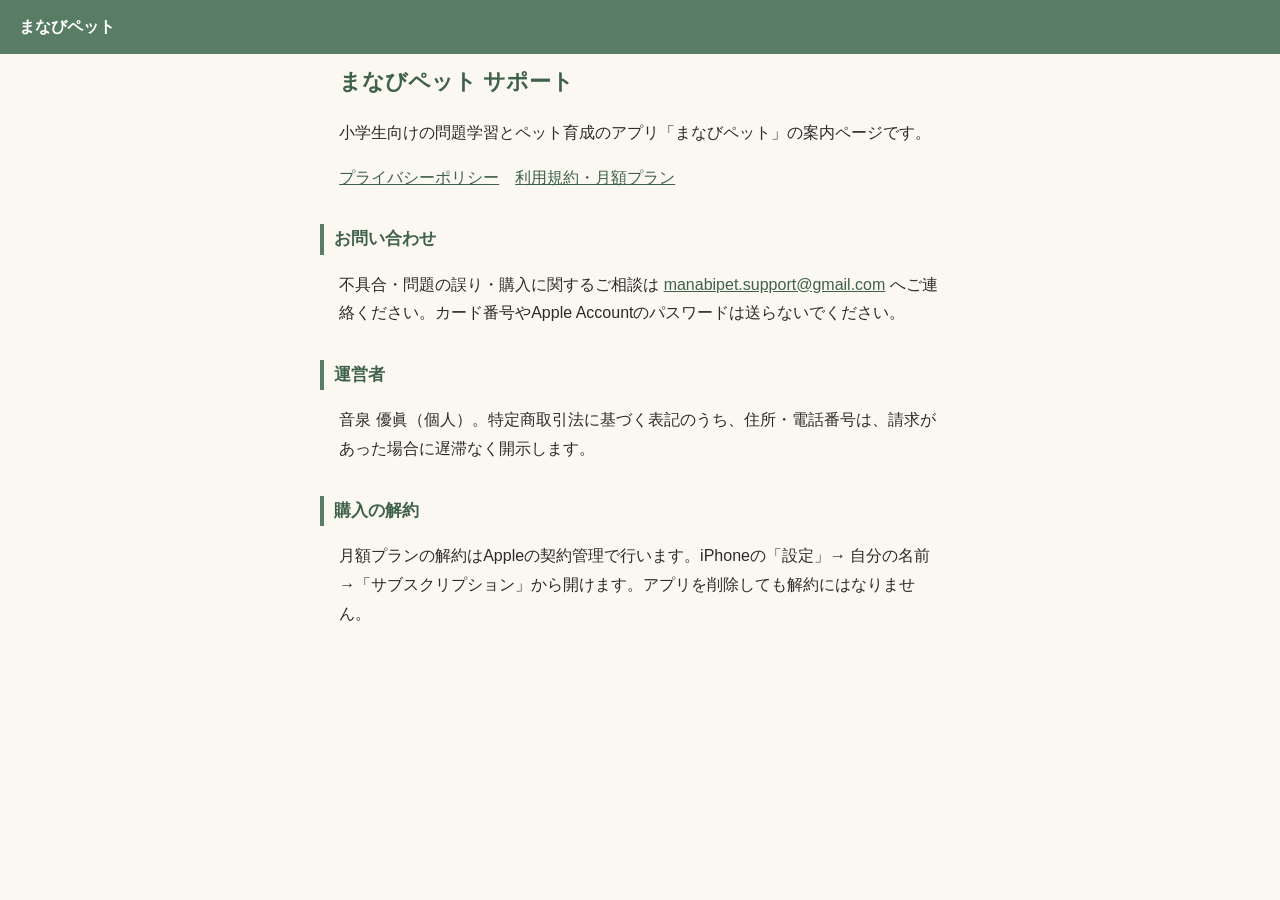
<file: index.html>
<!doctype html><html lang="ja"><head><meta charset="utf-8"><meta name="viewport" content="width=device-width,initial-scale=1"><title>まなびペット サポート</title><link rel="stylesheet" href="style.css"></head><body>
<h1>まなびペット サポート</h1>
<p>小学生向けの問題学習とペット育成のアプリ「まなびペット」の案内ページです。</p>
<nav><a href="privacy.html">プライバシーポリシー</a><a href="terms.html">利用規約・月額プラン</a></nav>
<h2>お問い合わせ</h2>
<p>不具合・問題の誤り・購入に関するご相談は <a href="mailto:manabipet.support@gmail.com">manabipet.support@gmail.com</a> へご連絡ください。カード番号やApple Accountのパスワードは送らないでください。</p>
<h2>運営者</h2>
<p>音泉 優眞（個人）。特定商取引法に基づく表記のうち、住所・電話番号は、請求があった場合に遅滞なく開示します。</p>
<h2>購入の解約</h2>
<p>月額プランの解約はAppleの契約管理で行います。iPhoneの「設定」→ 自分の名前 →「サブスクリプション」から開けます。アプリを削除しても解約にはなりません。</p>
</body></html>
</file>
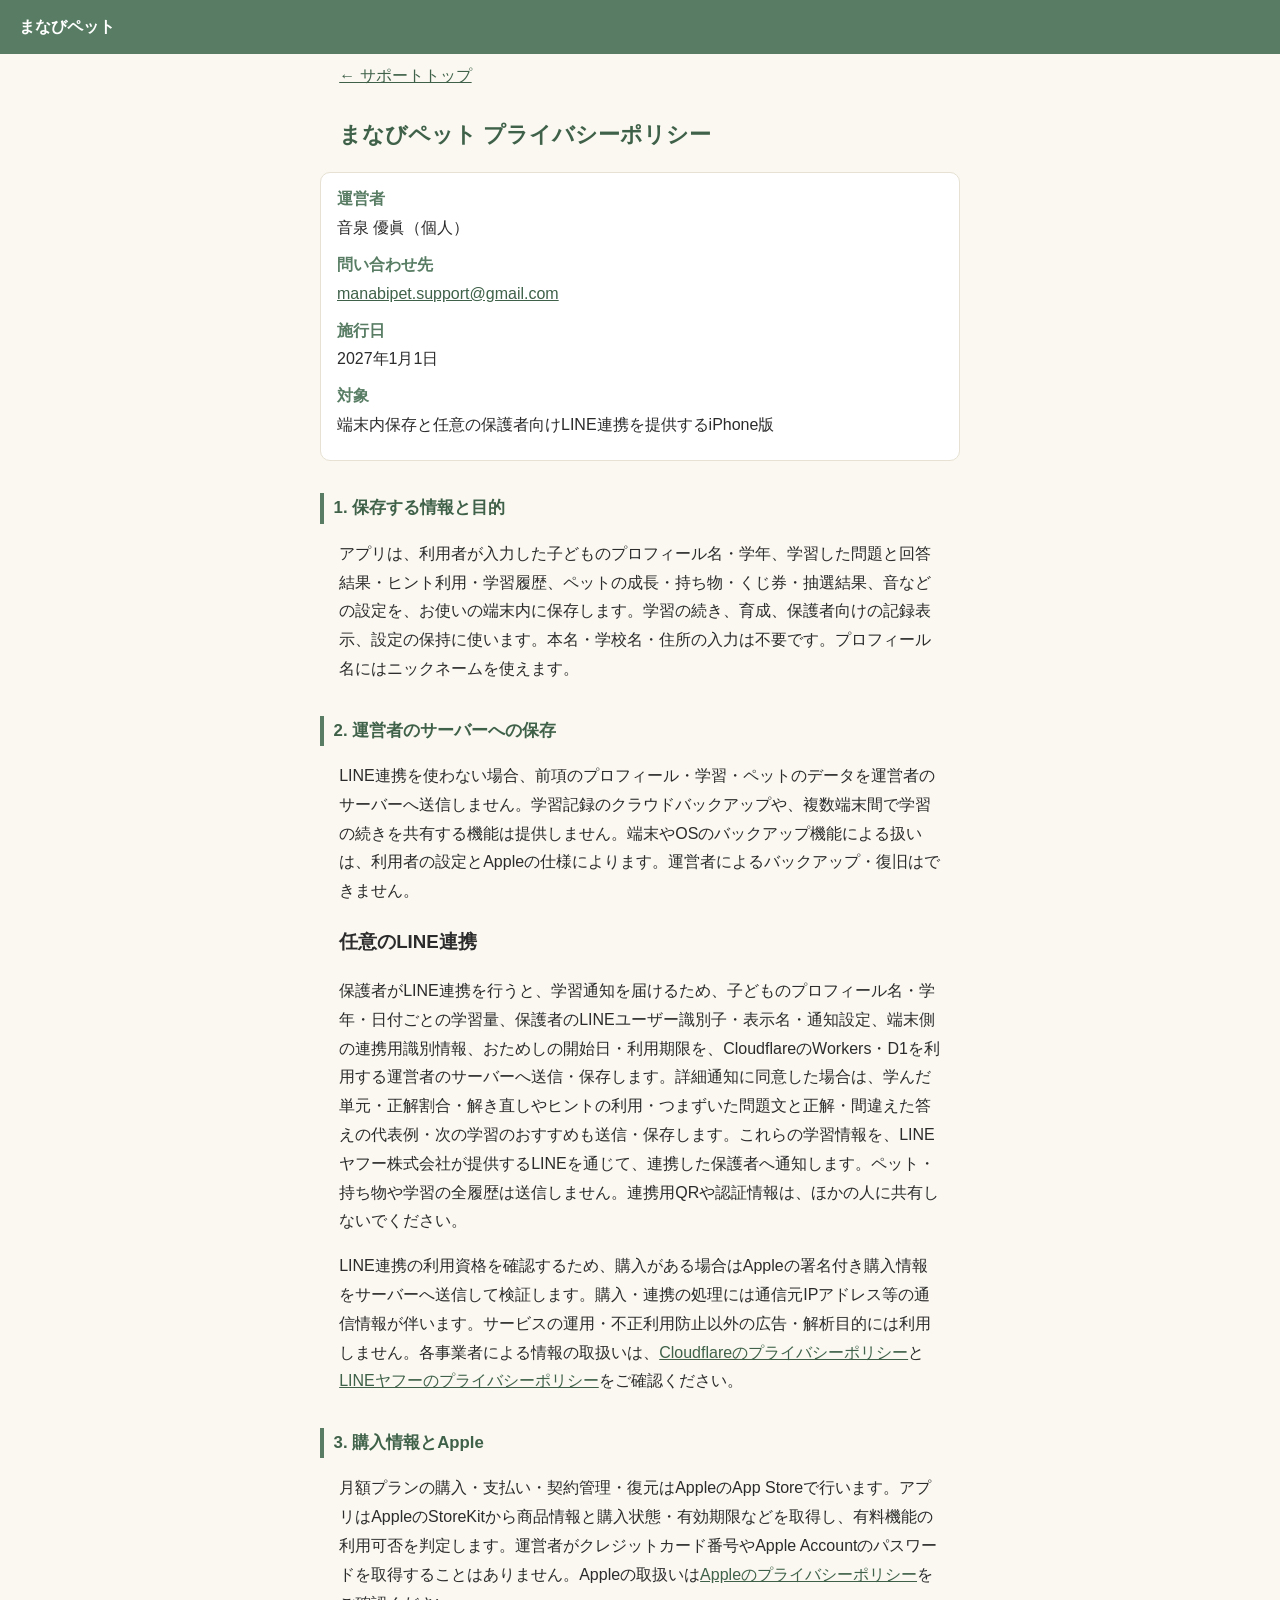
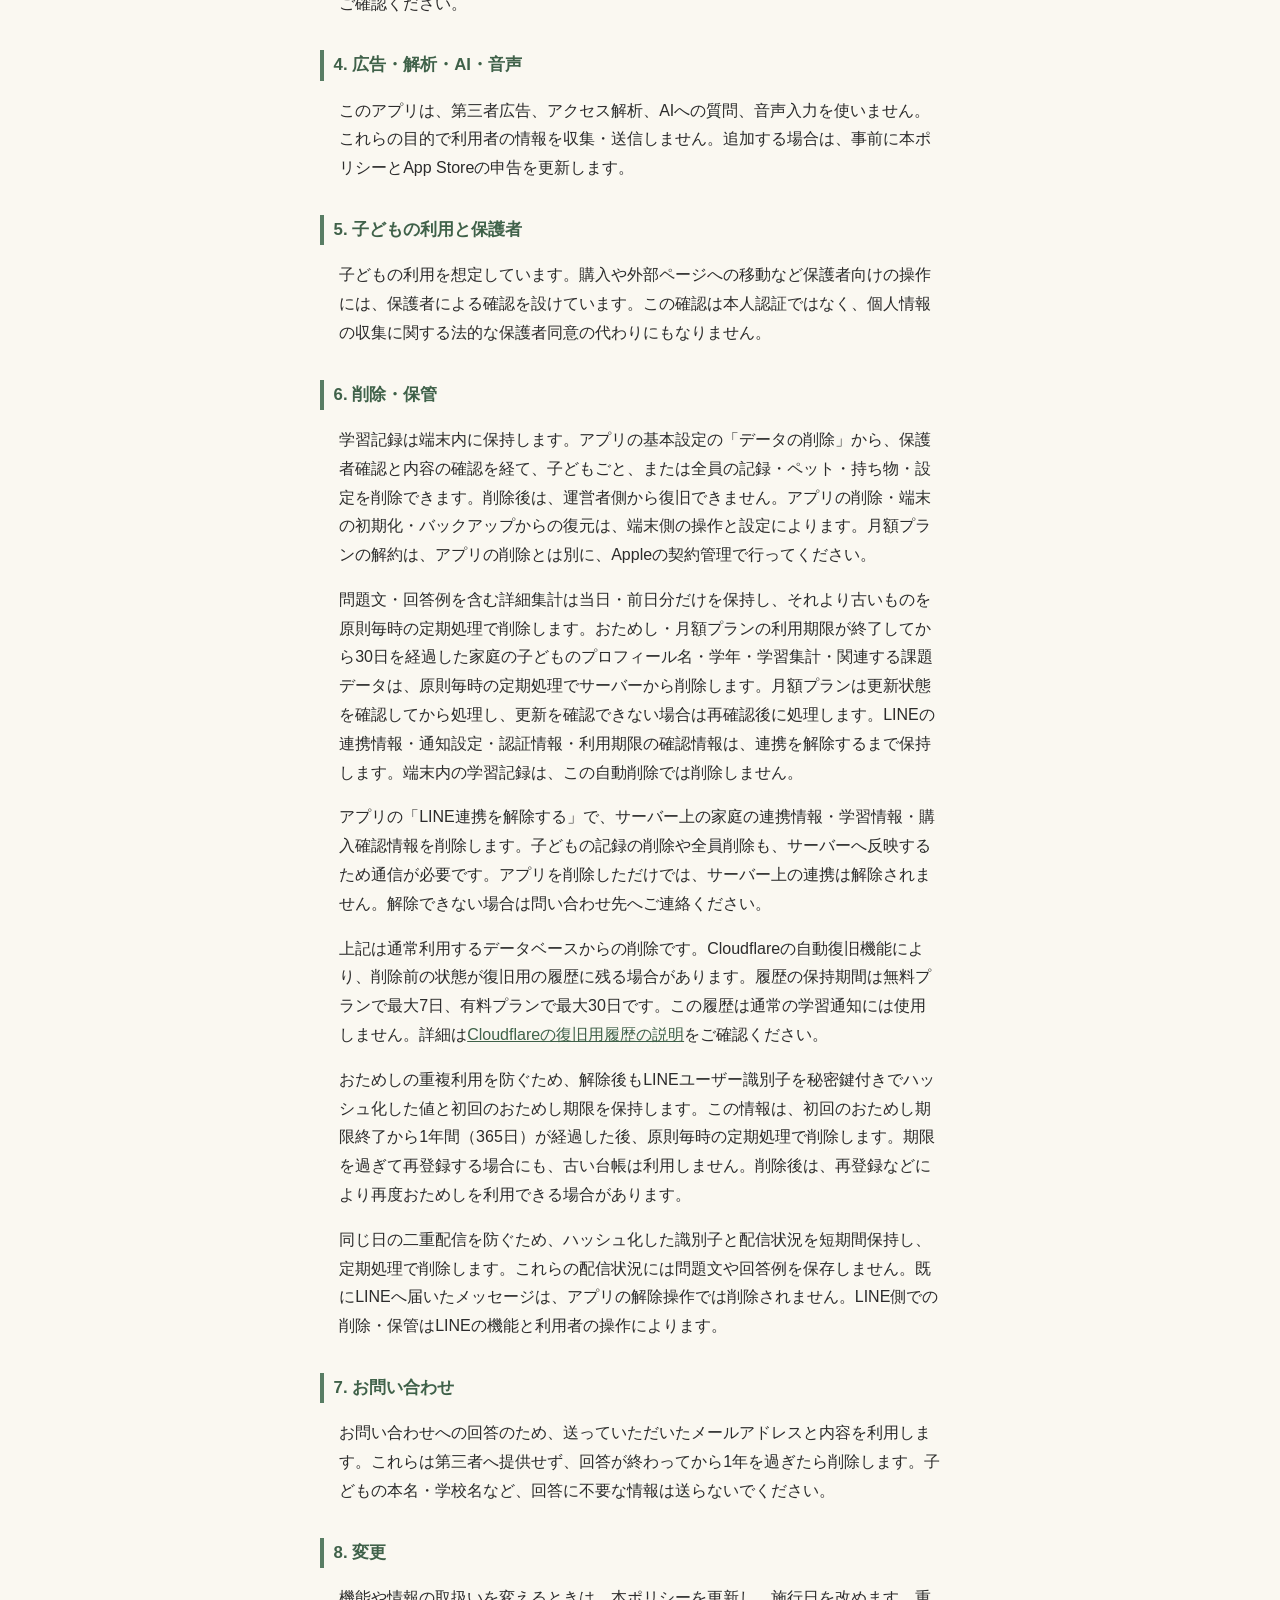
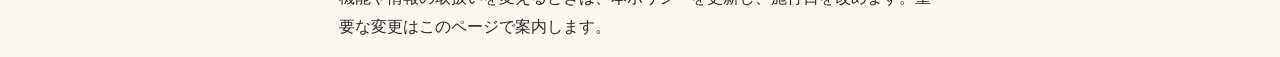
<file: privacy.html>
<!doctype html><html lang="ja"><head><meta charset="utf-8"><meta name="viewport" content="width=device-width,initial-scale=1"><title>プライバシーポリシー｜まなびペット</title><link rel="stylesheet" href="style.css"></head><body>
<p><a href="index.html">← サポートトップ</a></p>
<h1>まなびペット プライバシーポリシー</h1>
<dl><dt>運営者</dt><dd>音泉 優眞（個人）</dd><dt>問い合わせ先</dt><dd><a href="mailto:manabipet.support@gmail.com">manabipet.support@gmail.com</a></dd><dt>施行日</dt><dd>2027年1月1日</dd><dt>対象</dt><dd>端末内保存と任意の保護者向けLINE連携を提供するiPhone版</dd></dl>
<h2>1. 保存する情報と目的</h2>
<p>アプリは、利用者が入力した子どものプロフィール名・学年、学習した問題と回答結果・ヒント利用・学習履歴、ペットの成長・持ち物・くじ券・抽選結果、音などの設定を、お使いの端末内に保存します。学習の続き、育成、保護者向けの記録表示、設定の保持に使います。本名・学校名・住所の入力は不要です。プロフィール名にはニックネームを使えます。</p>
<h2>2. 運営者のサーバーへの保存</h2>
<p>LINE連携を使わない場合、前項のプロフィール・学習・ペットのデータを運営者のサーバーへ送信しません。学習記録のクラウドバックアップや、複数端末間で学習の続きを共有する機能は提供しません。端末やOSのバックアップ機能による扱いは、利用者の設定とAppleの仕様によります。運営者によるバックアップ・復旧はできません。</p>
<h3>任意のLINE連携</h3>
<p>保護者がLINE連携を行うと、学習通知を届けるため、子どものプロフィール名・学年・日付ごとの学習量、保護者のLINEユーザー識別子・表示名・通知設定、端末側の連携用識別情報、おためしの開始日・利用期限を、CloudflareのWorkers・D1を利用する運営者のサーバーへ送信・保存します。詳細通知に同意した場合は、学んだ単元・正解割合・解き直しやヒントの利用・つまずいた問題文と正解・間違えた答えの代表例・次の学習のおすすめも送信・保存します。これらの学習情報を、LINEヤフー株式会社が提供するLINEを通じて、連携した保護者へ通知します。ペット・持ち物や学習の全履歴は送信しません。連携用QRや認証情報は、ほかの人に共有しないでください。</p>
<p>LINE連携の利用資格を確認するため、購入がある場合はAppleの署名付き購入情報をサーバーへ送信して検証します。購入・連携の処理には通信元IPアドレス等の通信情報が伴います。サービスの運用・不正利用防止以外の広告・解析目的には利用しません。各事業者による情報の取扱いは、<a href="https://www.cloudflare.com/privacypolicy/">Cloudflareのプライバシーポリシー</a>と<a href="https://www.lycorp.co.jp/ja/company/privacypolicy/">LINEヤフーのプライバシーポリシー</a>をご確認ください。</p>
<h2>3. 購入情報とApple</h2>
<p>月額プランの購入・支払い・契約管理・復元はAppleのApp Storeで行います。アプリはAppleのStoreKitから商品情報と購入状態・有効期限などを取得し、有料機能の利用可否を判定します。運営者がクレジットカード番号やApple Accountのパスワードを取得することはありません。Appleの取扱いは<a href="https://www.apple.com/jp/legal/privacy/">Appleのプライバシーポリシー</a>をご確認ください。</p>
<h2>4. 広告・解析・AI・音声</h2>
<p>このアプリは、第三者広告、アクセス解析、AIへの質問、音声入力を使いません。これらの目的で利用者の情報を収集・送信しません。追加する場合は、事前に本ポリシーとApp Storeの申告を更新します。</p>
<h2>5. 子どもの利用と保護者</h2>
<p>子どもの利用を想定しています。購入や外部ページへの移動など保護者向けの操作には、保護者による確認を設けています。この確認は本人認証ではなく、個人情報の収集に関する法的な保護者同意の代わりにもなりません。</p>
<h2>6. 削除・保管</h2>
<p>学習記録は端末内に保持します。アプリの基本設定の「データの削除」から、保護者確認と内容の確認を経て、子どもごと、または全員の記録・ペット・持ち物・設定を削除できます。削除後は、運営者側から復旧できません。アプリの削除・端末の初期化・バックアップからの復元は、端末側の操作と設定によります。月額プランの解約は、アプリの削除とは別に、Appleの契約管理で行ってください。</p>
<p>問題文・回答例を含む詳細集計は当日・前日分だけを保持し、それより古いものを原則毎時の定期処理で削除します。おためし・月額プランの利用期限が終了してから30日を経過した家庭の子どものプロフィール名・学年・学習集計・関連する課題データは、原則毎時の定期処理でサーバーから削除します。月額プランは更新状態を確認してから処理し、更新を確認できない場合は再確認後に処理します。LINEの連携情報・通知設定・認証情報・利用期限の確認情報は、連携を解除するまで保持します。端末内の学習記録は、この自動削除では削除しません。</p>
<p>アプリの「LINE連携を解除する」で、サーバー上の家庭の連携情報・学習情報・購入確認情報を削除します。子どもの記録の削除や全員削除も、サーバーへ反映するため通信が必要です。アプリを削除しただけでは、サーバー上の連携は解除されません。解除できない場合は問い合わせ先へご連絡ください。</p>
<p>上記は通常利用するデータベースからの削除です。Cloudflareの自動復旧機能により、削除前の状態が復旧用の履歴に残る場合があります。履歴の保持期間は無料プランで最大7日、有料プランで最大30日です。この履歴は通常の学習通知には使用しません。詳細は<a href="https://developers.cloudflare.com/d1/reference/time-travel/">Cloudflareの復旧用履歴の説明</a>をご確認ください。</p>
<p>おためしの重複利用を防ぐため、解除後もLINEユーザー識別子を秘密鍵付きでハッシュ化した値と初回のおためし期限を保持します。この情報は、初回のおためし期限終了から1年間（365日）が経過した後、原則毎時の定期処理で削除します。期限を過ぎて再登録する場合にも、古い台帳は利用しません。削除後は、再登録などにより再度おためしを利用できる場合があります。</p>
<p>同じ日の二重配信を防ぐため、ハッシュ化した識別子と配信状況を短期間保持し、定期処理で削除します。これらの配信状況には問題文や回答例を保存しません。既にLINEへ届いたメッセージは、アプリの解除操作では削除されません。LINE側での削除・保管はLINEの機能と利用者の操作によります。</p>
<h2>7. お問い合わせ</h2>
<p>お問い合わせへの回答のため、送っていただいたメールアドレスと内容を利用します。これらは第三者へ提供せず、回答が終わってから1年を過ぎたら削除します。子どもの本名・学校名など、回答に不要な情報は送らないでください。</p>
<h2>8. 変更</h2>
<p>機能や情報の取扱いを変えるときは、本ポリシーを更新し、施行日を改めます。重要な変更はこのページで案内します。</p>
</body></html>
</file>
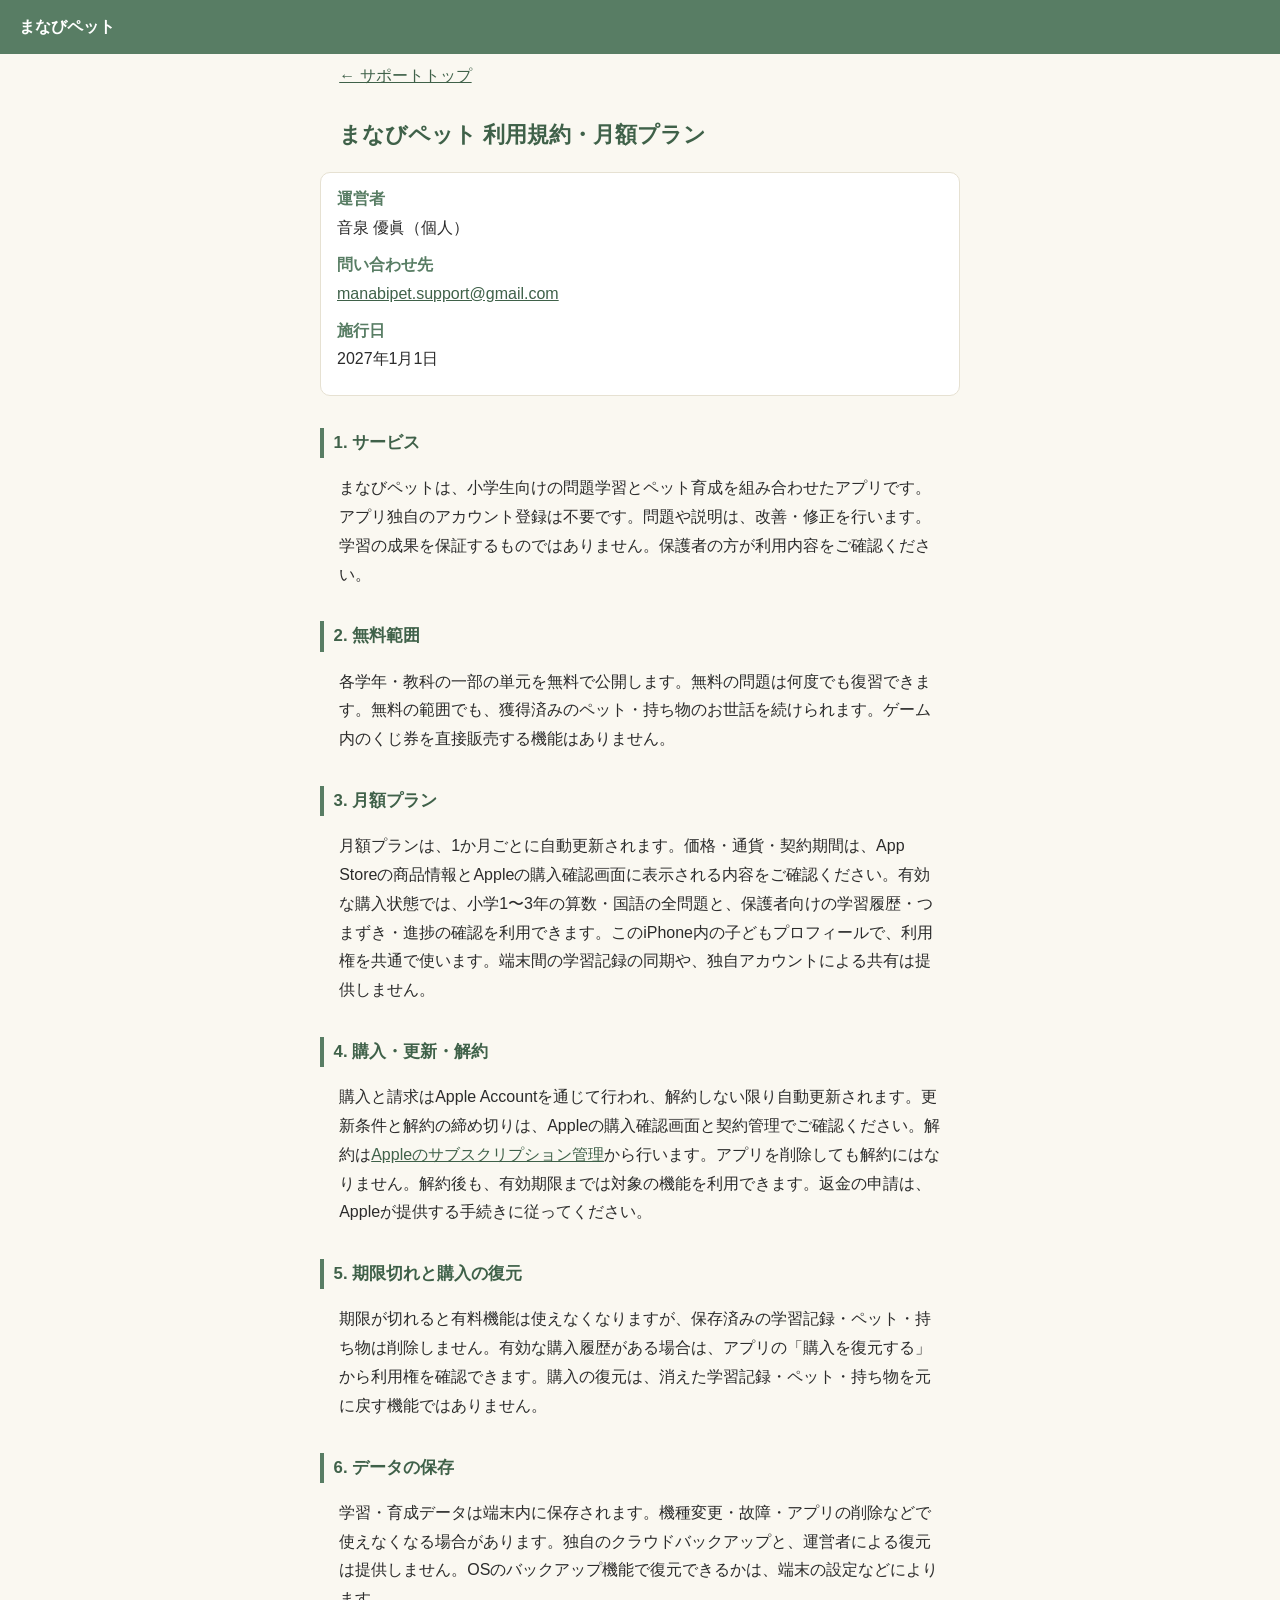
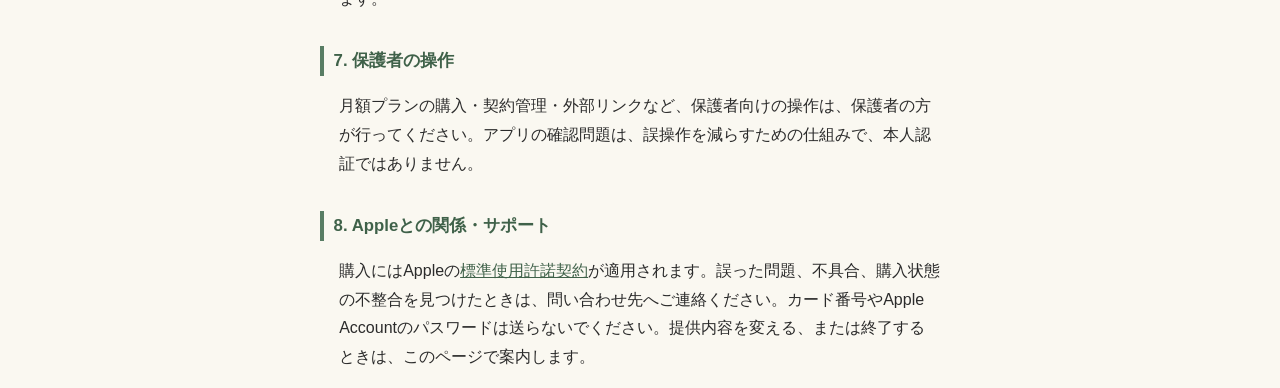
<file: terms.html>
<!doctype html><html lang="ja"><head><meta charset="utf-8"><meta name="viewport" content="width=device-width,initial-scale=1"><title>利用規約・月額プラン｜まなびペット</title><link rel="stylesheet" href="style.css"></head><body>
<p><a href="index.html">← サポートトップ</a></p>
<h1>まなびペット 利用規約・月額プラン</h1>
<dl><dt>運営者</dt><dd>音泉 優眞（個人）</dd><dt>問い合わせ先</dt><dd><a href="mailto:manabipet.support@gmail.com">manabipet.support@gmail.com</a></dd><dt>施行日</dt><dd>2027年1月1日</dd></dl>
<h2>1. サービス</h2>
<p>まなびペットは、小学生向けの問題学習とペット育成を組み合わせたアプリです。アプリ独自のアカウント登録は不要です。問題や説明は、改善・修正を行います。学習の成果を保証するものではありません。保護者の方が利用内容をご確認ください。</p>
<h2>2. 無料範囲</h2>
<p>各学年・教科の一部の単元を無料で公開します。無料の問題は何度でも復習できます。無料の範囲でも、獲得済みのペット・持ち物のお世話を続けられます。ゲーム内のくじ券を直接販売する機能はありません。</p>
<h2>3. 月額プラン</h2>
<p>月額プランは、1か月ごとに自動更新されます。価格・通貨・契約期間は、App Storeの商品情報とAppleの購入確認画面に表示される内容をご確認ください。有効な購入状態では、小学1〜3年の算数・国語の全問題と、保護者向けの学習履歴・つまずき・進捗の確認を利用できます。このiPhone内の子どもプロフィールで、利用権を共通で使います。端末間の学習記録の同期や、独自アカウントによる共有は提供しません。</p>
<h2>4. 購入・更新・解約</h2>
<p>購入と請求はApple Accountを通じて行われ、解約しない限り自動更新されます。更新条件と解約の締め切りは、Appleの購入確認画面と契約管理でご確認ください。解約は<a href="https://apps.apple.com/account/subscriptions">Appleのサブスクリプション管理</a>から行います。アプリを削除しても解約にはなりません。解約後も、有効期限までは対象の機能を利用できます。返金の申請は、Appleが提供する手続きに従ってください。</p>
<h2>5. 期限切れと購入の復元</h2>
<p>期限が切れると有料機能は使えなくなりますが、保存済みの学習記録・ペット・持ち物は削除しません。有効な購入履歴がある場合は、アプリの「購入を復元する」から利用権を確認できます。購入の復元は、消えた学習記録・ペット・持ち物を元に戻す機能ではありません。</p>
<h2>6. データの保存</h2>
<p>学習・育成データは端末内に保存されます。機種変更・故障・アプリの削除などで使えなくなる場合があります。独自のクラウドバックアップと、運営者による復元は提供しません。OSのバックアップ機能で復元できるかは、端末の設定などによります。</p>
<h2>7. 保護者の操作</h2>
<p>月額プランの購入・契約管理・外部リンクなど、保護者向けの操作は、保護者の方が行ってください。アプリの確認問題は、誤操作を減らすための仕組みで、本人認証ではありません。</p>
<h2>8. Appleとの関係・サポート</h2>
<p>購入にはAppleの<a href="https://www.apple.com/legal/internet-services/itunes/dev/stdeula/">標準使用許諾契約</a>が適用されます。誤った問題、不具合、購入状態の不整合を見つけたときは、問い合わせ先へご連絡ください。カード番号やApple Accountのパスワードは送らないでください。提供内容を変える、または終了するときは、このページで案内します。</p>
</body></html>
</file>
<file: style.css>
body{font-family:-apple-system,"Hiragino Sans",sans-serif;line-height:1.8;margin:0;background:#FAF8F1;color:#2b2b2b}
body>*{max-width:40rem;margin-left:auto;margin-right:auto;padding-left:1.2rem;padding-right:1.2rem;box-sizing:border-box}
body>h1:first-child,body>p:first-child{margin-top:0}
h1{font-size:1.4rem;color:#3f6149;margin-top:1.5rem}
h2{font-size:1.05rem;margin-top:2rem;color:#3f6149;border-left:4px solid #587D64;padding-left:.6rem}
a{color:#3f6149}nav a{margin-right:1rem}
dl{background:#fff;border:1px solid #e6e1d2;padding:.8rem 1rem;border-radius:10px}dt{font-weight:bold;color:#587D64}dd{margin:0 0 .5rem}
body::before{content:"まなびペット";display:block;max-width:none;background:#587D64;color:#fff;font-weight:bold;padding:.8rem 1.2rem;margin-bottom:.5rem}
</file>
